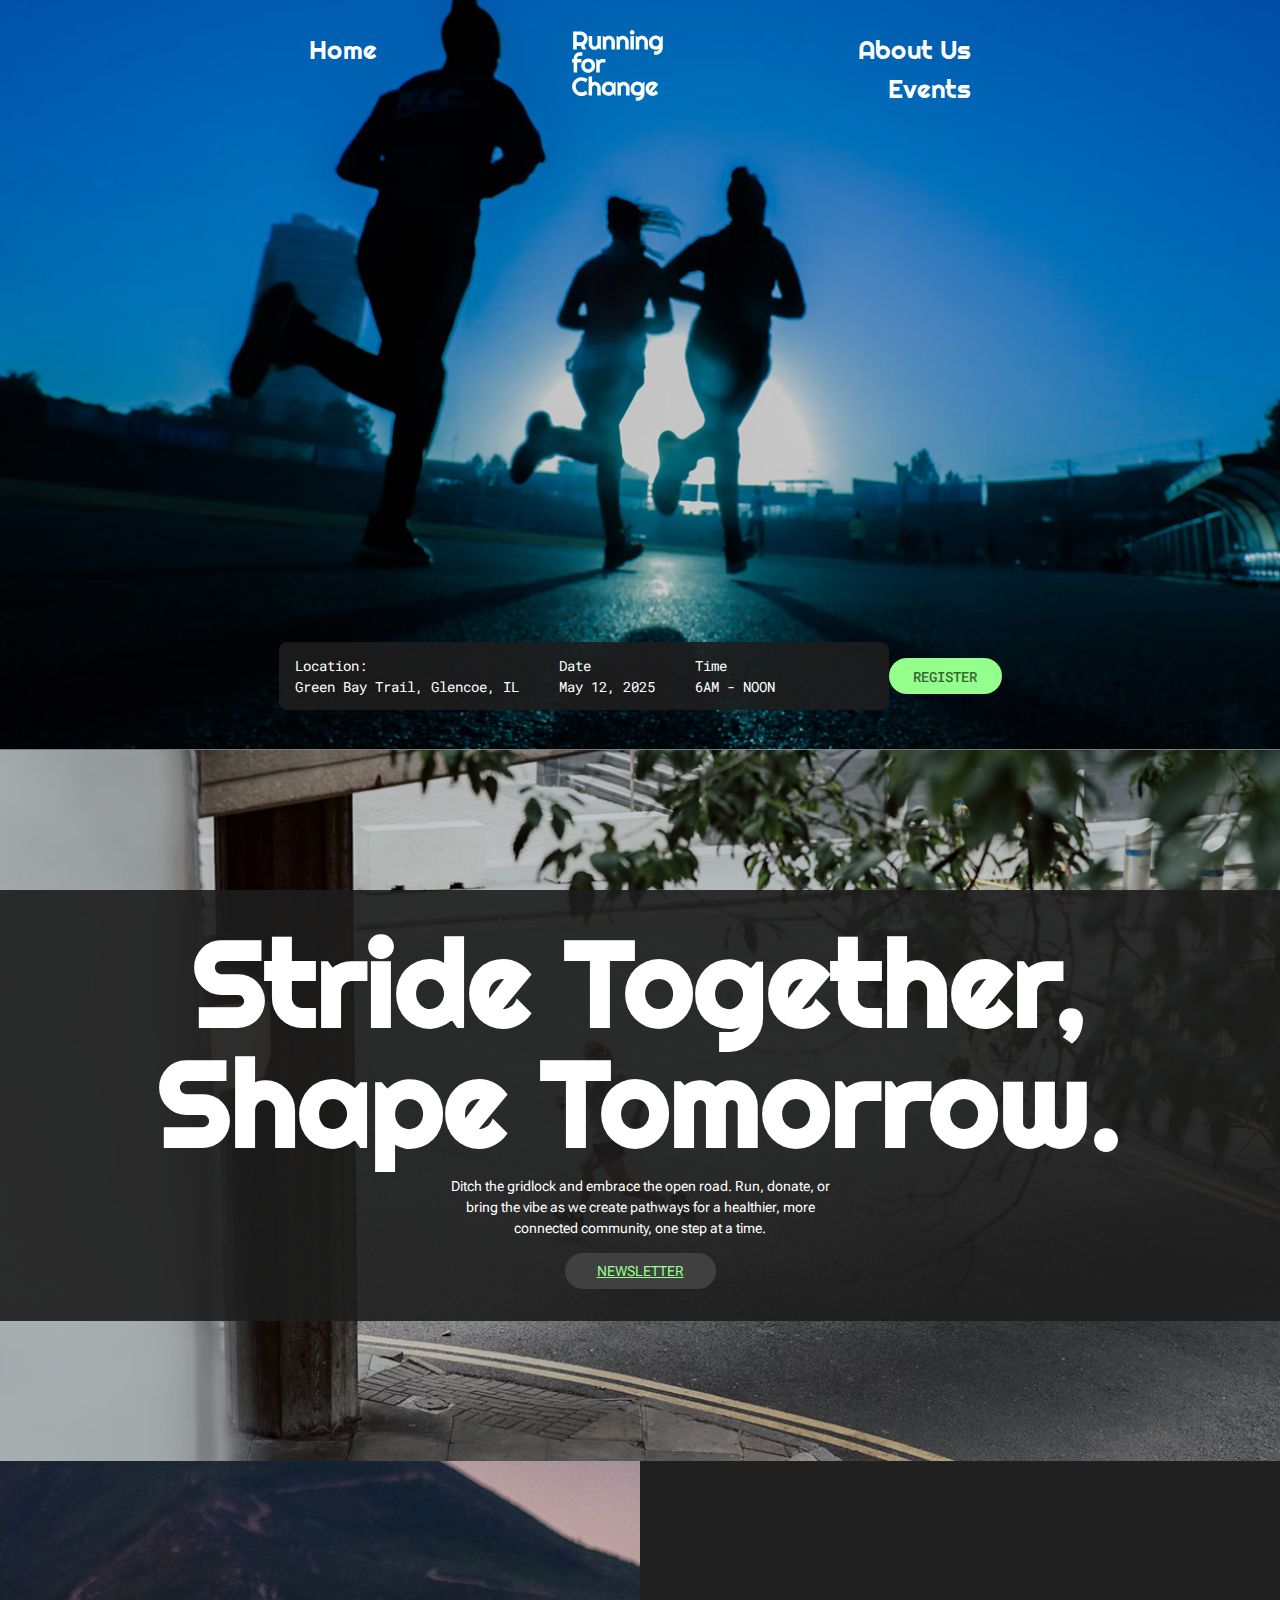
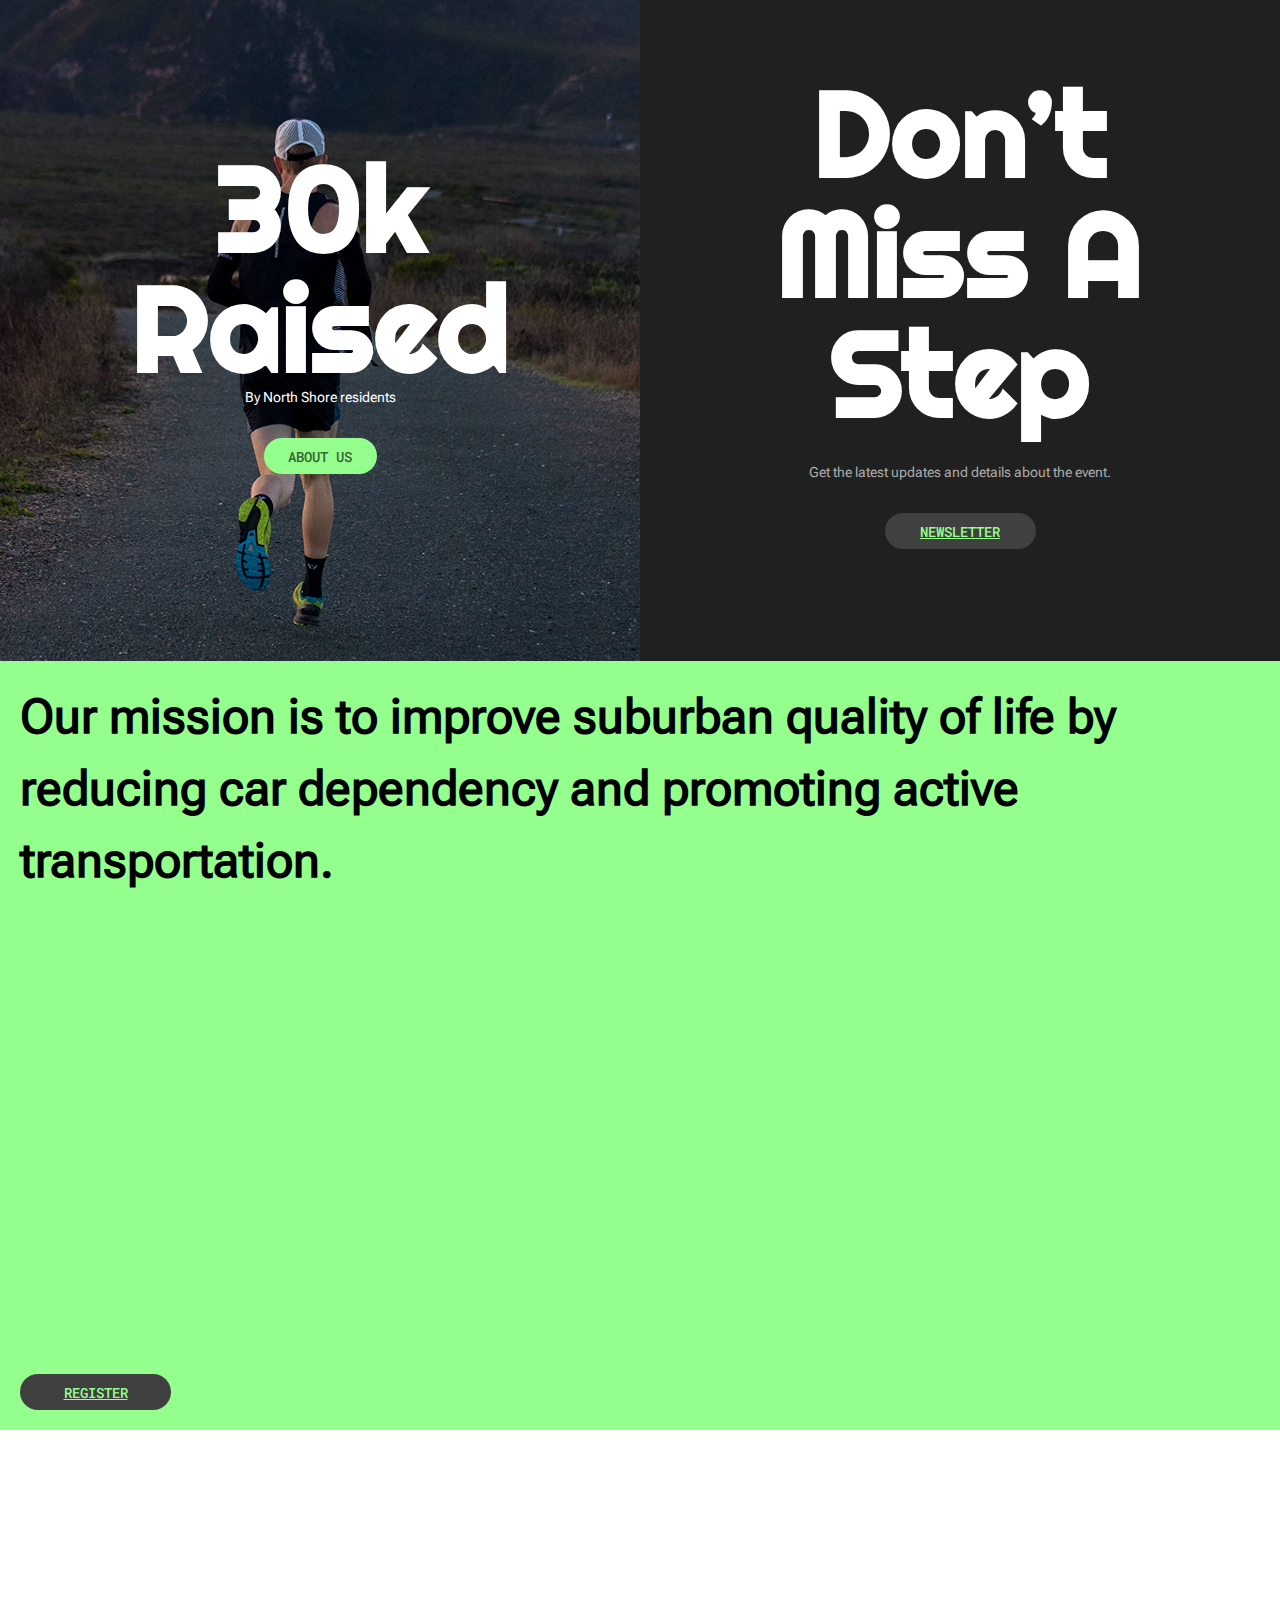
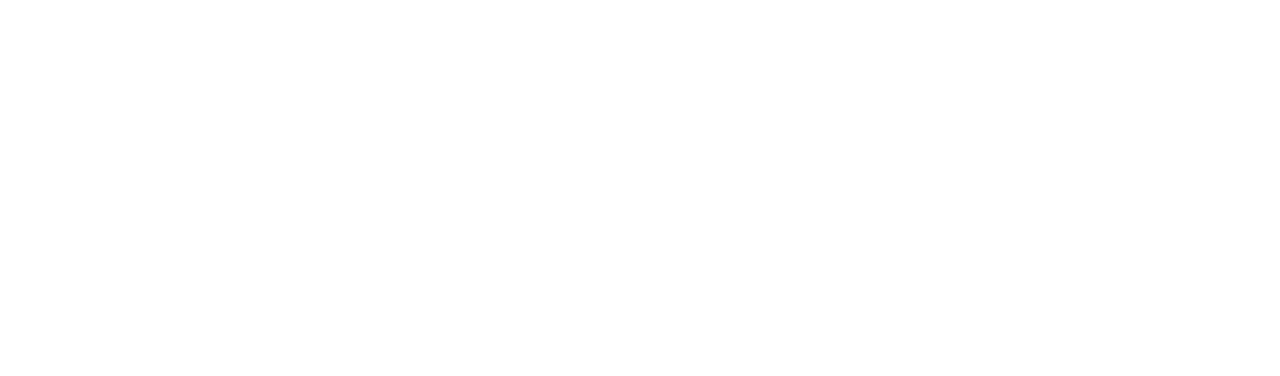
<file: index.html>
<!doctype html>
<html lang="en">
  <head>
    <meta charset="UTF-8" />
    <meta name="viewport" content="width=device-width, initial-scale=1.0" />
    <title>Group Event</title>
    <link rel="stylesheet" href="./css/styles.css" />
  </head>
  <body class="home-page">
    <header>
      <div class="nav-container">
        <nav>
          <div class="nav-left">
            <a href="./index.html" class="nav-link">Home</a>
          </div>
          <div class="nav-logo">
            <a href="./index.html">
              <img src="./images/Running for Change.svg" alt="logo" />
            </a>
          </div>
          <div class="nav-right">
            <ul class="right">
              <li><a href="./about.html" class="nav-link">About Us</a></li>
              <li><a href="./events.html" class="nav-link">Events</a></li>
            </ul>
          </div>
        </nav>
      </div>
    </header>
    <main>
      <section class="home-hero-section section">
        <div class="container">
          <div class="base-container">
            <div class="base">
              <dl>
                <dt>Location:</dt>
                <dd>Green Bay Trail, Glencoe, IL</dd>
              </dl>
              <dl>
                <dt>Date</dt>
                <dd>May 12, 2025</dd>
              </dl>
              <dl>
                <dt>Time</dt>
                <dd>6AM - NOON</dd>
              </dl>
            </div>
            <a href="event.html" class="btn-green uppercase btn">register</a>
          </div>
        </div>
      </section>
      <section class="stride-section section">
        <div class="stride-content">
          <h2 class="section-title stride-title">
            Stride together, shape tomorrow.
          </h2>
          <div class="stribe-text">
            <p>
              Ditch the gridlock and embrace the open road. Run, donate, or
              bring the vibe as we create pathways for a healthier, more
              connected community, one step at a time.
            </p>
          </div>
          <a
            href="https://figma.com/sites"
            class="btn-black uppercase"
            target="_blank"
            >newsletter</a
          >
        </div>
      </section>
      <section class="duo-section section">
        <article class="duo-left">
          <h2 class="section-title duo-title">
            30k <br />
            raised
          </h2>
          <p>By North Shore residents</p>
          <a href="About.html" class="btn-green uppercase btn">about us</a>
        </article>
        <article class="duo-right">
          <h2 class="section-title duo-title">
            Don’t <br />
            Miss a <br />
            Step
          </h2>
          <p>Get the latest updates and details about the event.</p>
          <a
            href="https://figma.com/sites"
            class="btn-black uppercase btn"
            target="_blank"
            >newsletter</a
          >
        </article>
      </section>
      <section class="mission-section section">
        <div class="mission-text">
          <p>
            Our mission is to improve suburban quality of life by <br />
            reducing car dependency and promoting active <br />
            transportation.
          </p>
        </div>
        <a href="event.html" class="btn-black uppercase btn">register</a>
      </section>
      <footer>
        <address>
          <dl>
            <dt>Email</dt>
            <dd>
              <a href="mailto:runningforchange@gmail.com" class="address-link"
                >runningforchange@gmail.com</a
              >
            </dd>
            <dt>Phone</dt>
            <dd>
              <a href="tel:+380920000003" class="address-link"
                >+38 (092) 000 00 03</a
              >
            </dd>
          </dl>
          <dl>
            <dt>Socials</dt>
            <dd>
              <svg>
                <use></use>
              </svg>
              <svg>
                <use></use>
              </svg>
              <svg>
                <use></use>
              </svg>
            </dd>
            <dt>New Fundraiser</dt>
            <dd>
              Running for Change is a 501(c)(3) non-profit organization.
              Contributions are tax-deductible to the extent permitted by law.
            </dd>
          </dl>
        </address>
        <h1 class="section-title">running for change</h1>
      </footer>
    </main>
  </body>
</html>
</file>
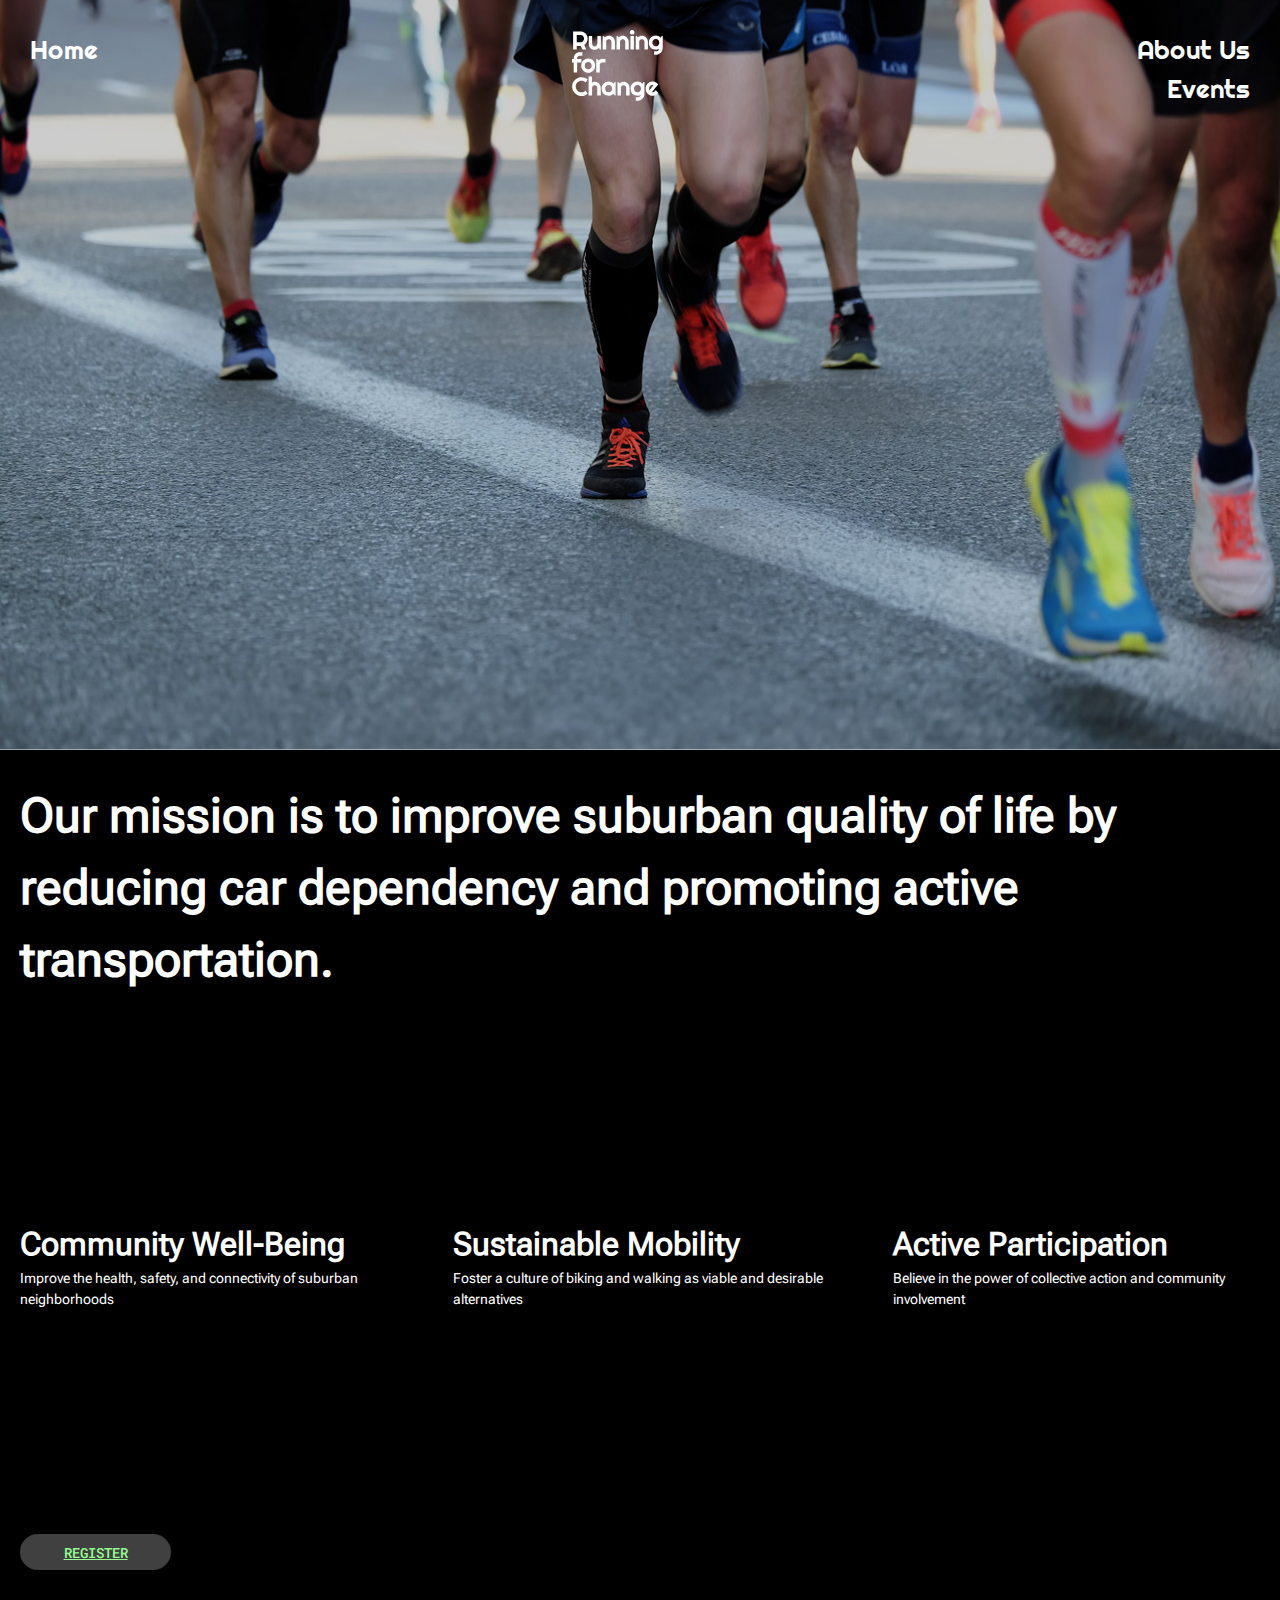
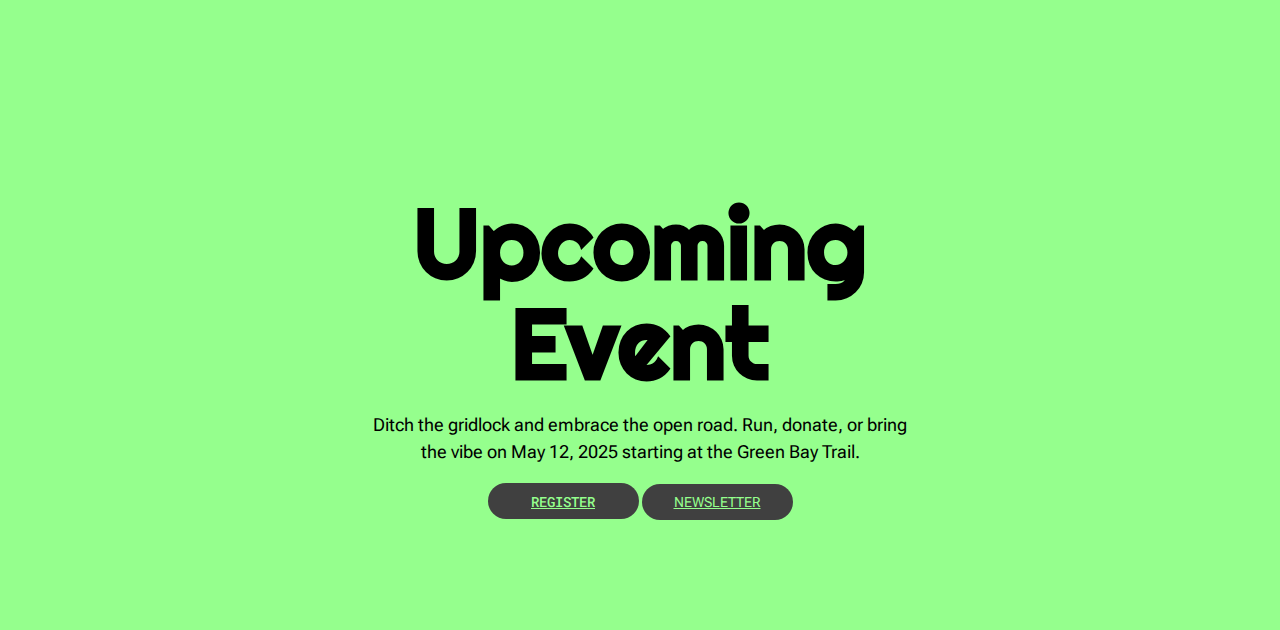
<file: about.html>
<!doctype html>
<html lang="en">
  <head>
    <meta charset="UTF-8" />
    <meta name="viewport" content="width=device-width, initial-scale=1.0" />
    <link rel="stylesheet" href="./css/styles.css" />
    <title>About</title>
  </head>
  <body class="about-page">
    <header>
      <div class="about-nav-container">
        <nav class="about-nav">
          <div class="nav-left">
            <a href="./index.html" class="nav-link">Home</a>
          </div>
          <div class="nav-logo">
            <a href="./index.html">
              <img src="./images/Running for Change.svg" alt="logo" />
            </a>
          </div>
          <div class="nav-right">
            <ul class="right">
              <li><a href="./about.html" class="nav-link">About Us</a></li>
              <li><a href="./event.html" class="nav-link">Events</a></li>
            </ul>
          </div>
        </nav>
      </div>
    </header>
    <main>
      <section class="about-hero-section"></section>
      <section class="about-mission-section">
        <div class="about-mission-text">
          <p>
            Our mission is to improve suburban quality of life by reducing car
            dependency and promoting active transportation.
          </p>
        </div>
        <div class="mission-list">
          <dl class="mission-item">
            <dt class="list-title">Community Well-Being</dt>
            <dd class="list-text">
              Improve the health, safety, and connectivity of suburban
              neighborhoods
            </dd>
          </dl>
          <dl class="mission-item">
            <dt class="list-title">Sustainable Mobility</dt>
            <dd class="list-text">
              Foster a culture of biking and walking as viable and desirable
              alternatives
            </dd>
          </dl>
          <dl class="mission-item">
            <dt class="list-title">Active Participation</dt>
            <dd class="list-text">
              Believe in the power of collective action and community
              involvement
            </dd>
          </dl>
        </div>
        <a href="event.html" class="btn-black uppercase btn">register</a>
      </section>
      <section class="ue-section">
        <h2 class="section-title ue-title">
          Upcoming <br />
          Event
        </h2>
        <p class="ue-text">
          Ditch the gridlock and embrace the open road. Run, donate, or bring
          <br />
          the vibe on May 12, 2025 starting at the Green Bay Trail.
        </p>
        <div class="buttons">
          <a href="event.html" class="btn-black uppercase btn">register</a>
          <a
            href="https://figma.com/sites"
            class="btn-black uppercase"
            target="_blank"
          >
            newsletter
          </a>
        </div>
      </section>
    </main>
  </body>
</html>
</file>
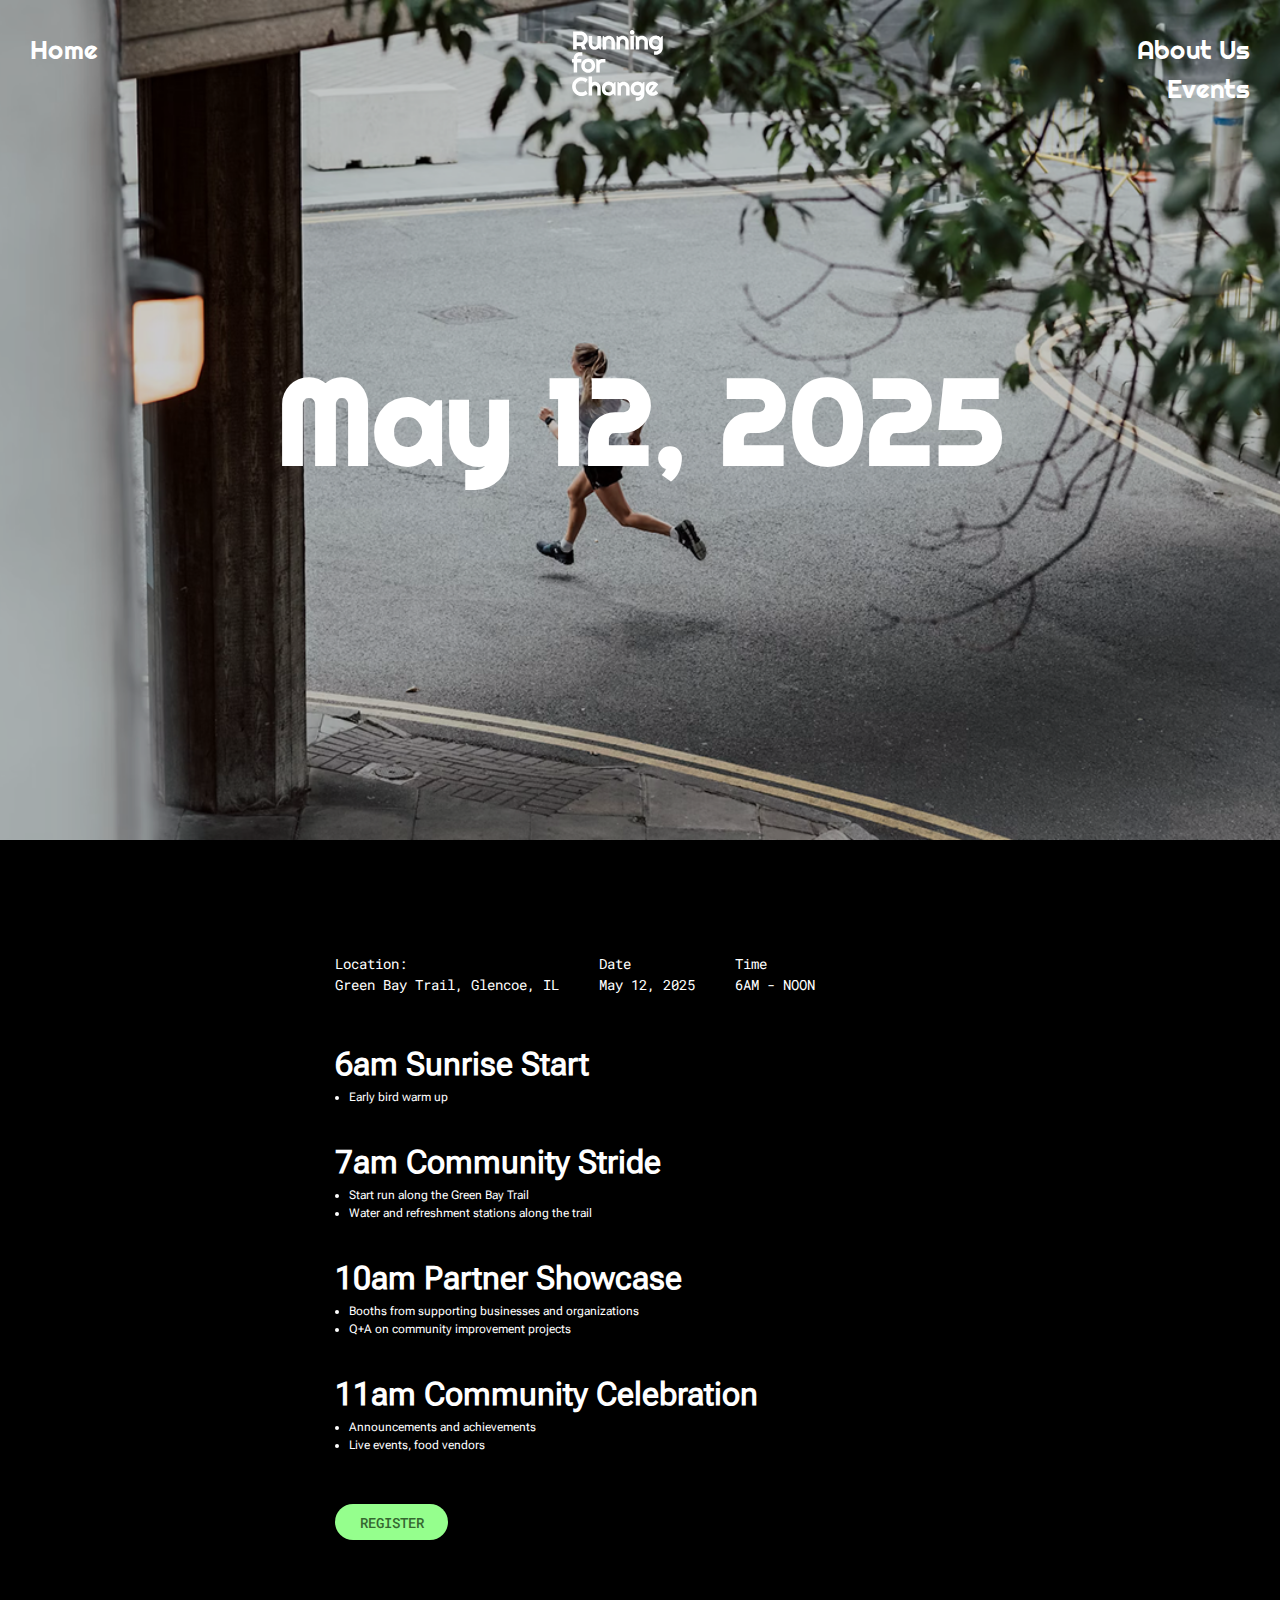
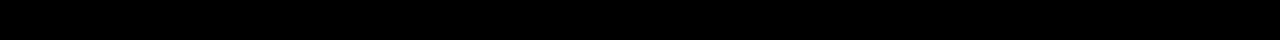
<file: event.html>
<!doctype html>
<html lang="en">
  <head>
    <meta charset="UTF-8" />
    <meta name="viewport" content="width=device-width, initial-scale=1.0" />
    <link rel="stylesheet" href="./css/styles.css" />
    <title>Event</title>
  </head>
  <body class="event-page">
    <header>
      <div class="about-nav-container">
        <nav class="about-nav">
          <div class="nav-left">
            <a href="./index.html" class="nav-link">Home</a>
          </div>
          <div class="nav-logo">
            <a href="./index.html">
              <img src="./images/Running for Change.svg" alt="logo" />
            </a>
          </div>
          <div class="nav-right">
            <ul class="right">
              <li><a href="./about.html" class="nav-link">About Us</a></li>
              <li><a href="./event.html" class="nav-link">Events</a></li>
            </ul>
          </div>
        </nav>
      </div>
    </header>
    <main>
      <section class="event-hero-section">
        <h1 class="section-title hero-title">May 12, 2025</h1>
      </section>

      <section class="schedule-section">
        <div class="event-container">
          <div class="base event-base">
            <dl>
              <dt>Location:</dt>
              <dd>Green Bay Trail, Glencoe, IL</dd>
            </dl>
            <dl>
              <dt>Date</dt>
              <dd>May 12, 2025</dd>
            </dl>
            <dl>
              <dt>Time</dt>
              <dd>6AM - NOON</dd>
            </dl>
          </div>

          <div class="event-list">
            <h3 class="list-title event-list-title">6am Sunrise Start</h3>
            <ul class="event-points">
              <li>Early bird warm up</li>
            </ul>
          </div>

          <div class="event-list">
            <h3 class="list-title event-list-title">7am Community Stride</h3>
            <ul class="event-points">
              <li>Start run along the Green Bay Trail</li>
              <li>Water and refreshment stations along the trail</li>
            </ul>
          </div>

          <div class="event-list">
            <h3 class="list-title event-list-title">10am Partner Showcase</h3>
            <ul class="event-points">
              <li>Booths from supporting businesses and organizations</li>
              <li>Q+A on community improvement projects</li>
            </ul>
          </div>

          <div class="event-list">
            <h3 class="list-title event-list-title">
              11am Community Celebration
            </h3>
            <ul class="event-points">
              <li>Announcements and achievements</li>
              <li>Live events, food vendors</li>
            </ul>
          </div>
          <a href="event.html" class="btn-green uppercase btn event-btn"
            >register</a
          >
        </div>
      </section>
    </main>
  </body>
</html>
</file>
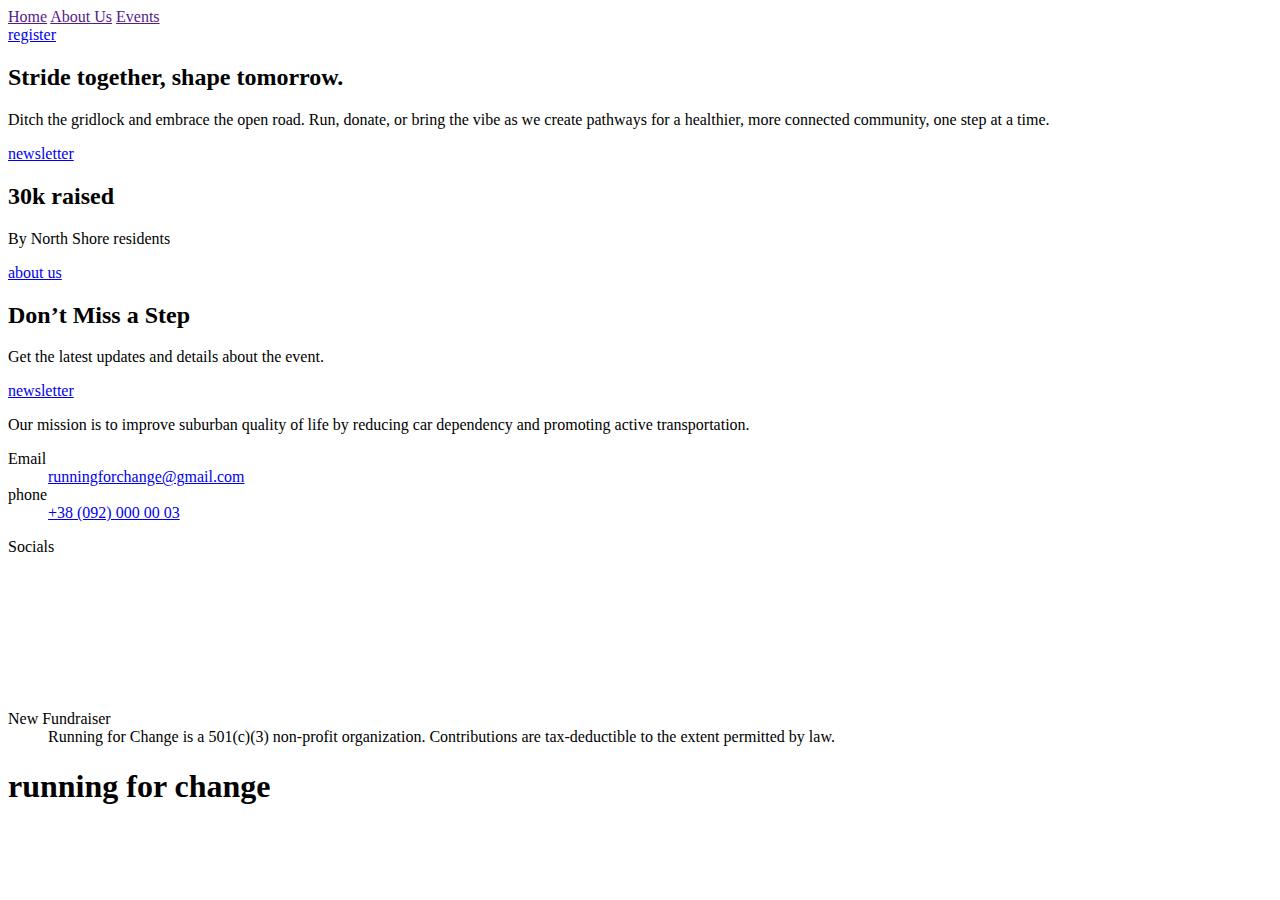
<file: main.html>
<!DOCTYPE html>
<html lang="en">
  <head>
    <meta charset="UTF-8" />
    <meta name="viewport" content="width=device-width, initial-scale=1.0" />
    <title>Group Event</title>
    <link rel="stylesheet" href="" />
  </head>
  <body>
    <header>
      <!-- logo -->
      <nav>
        <a href="">Home</a>
        <a href="">About Us</a>
        <a href="">Events</a>
      </nav>
    </header>
    <main>
      <section>
        <div></div>
        <a href="event.html">register</a>
      </section>
      <section>
        <div>
          <h2>Stride together, shape tomorrow.</h2>
          <p>
            Ditch the gridlock and embrace the open road. Run, donate, or bring
            the vibe as we create pathways for a healthier, more connected
            community, one step at a time.
          </p>
          <a href="https://figma.com/sites">newsletter</a>
        </div>
      </section>
      <section>
        <article>
          <h2>30k raised</h2>
          <p>By North Shore residents</p>
          <a href="About.html">about us</a>
        </article>
        <article>
          <h2>Don’t Miss a Step</h2>
          <p>Get the latest updates and details about the event.</p>
          <a href="https://figma.com/sites">newsletter</a>
        </article>
      </section>
      <section>
        <p>
          Our mission is to improve suburban quality of life by reducing car
          dependency and promoting active transportation.
        </p>
      </section>
      <footer>
        <dl>
          <dt>Email</dt>
          <dd>
            <a href="mailto:runningforchange@gmail.com"
              >runningforchange@gmail.com</a
            >
          </dd>
          <dt>phone</dt>
          <dd>
            <a href="tel:+380920000003">+38 (092) 000 00 03</a>
          </dd>
        </dl>
        <dl>
          <dt>Socials</dt>
          <dd>
            <svg>
              <use></use>
            </svg>
            <svg>
              <use></use>
            </svg>
            <svg>
              <use></use>
            </svg>
          </dd>
          <dt>New Fundraiser</dt>
          <dd>
            Running for Change is a 501(c)(3) non-profit organization.
            Contributions are tax-deductible to the extent permitted by law.
          </dd>
        </dl>
        <h1>running for change</h1>
      </footer>
    </main>
  </body>
</html>
</file>
<file: css/styles.css>
/* Fonts */

/* righteous-regular - latin */
@font-face {
  font-display: swap;
  font-family: "Righteous";
  font-style: normal;
  font-weight: 400;
  src: url("../fonts/righteous-v18-latin-regular.woff2") format("woff2");
}

/* roboto-flex-regular - latin */
@font-face {
  font-display: swap;
  font-family: "Roboto Flex";
  font-style: normal;
  font-weight: 400;
  src: url("../fonts/roboto-flex-v30-latin-regular.woff2") format("woff2");
}

/* roboto-mono-regular - latin */
@font-face {
  font-display: swap;
  font-family: "Roboto Mono";
  font-style: normal;
  font-weight: 400;
  src: url("../fonts/roboto-mono-v31-latin-regular.woff2") format("woff2");
}
/* roboto-mono-500 - latin */
@font-face {
  font-display: swap;
  font-family: "Roboto Mono";
  font-style: normal;
  font-weight: 500;
  src: url("../fonts/roboto-mono-v31-latin-500.woff2") format("woff2");
}

:root {
  --color-first: #000000;
  --color-second: #202020;
  --color-transparent: #1d1d1de7;
  --color-thrid: #404040;
  --color-fourth: #95ff8d;
  --color-fifth: #aaaaaa;
  --color-sixth: #fff;
  --color-seventh: #64c25d;
  --color-eighth: #356831;
}

* {
  box-sizing: border-box;
}

/* Base */

body {
  font-family: "Roboto Flex", sans-serif;
  font-size: 14px;
  color: var(--color-sixth);

  line-height: 1.5;

  margin: 0;
}

.uppercase {
  text-transform: uppercase;
}

.section-title {
  font-family: "Righteous", sans-serif;
  font-size: 120px;
  text-transform: capitalize;
  margin-bottom: 0;

  line-height: 1;
}

/* .section {

} */

/* Header */

header {
  background-color: lightblue;

  position: absolute;
  top: 0;
  left: 0;
  width: 100%;

  background: transparent;
  z-index: 10;
}

nav {
  color: var(--color-sixth);
  font-size: 26px;
  font-family: "Righteous", sans-serif;

  padding: 30px;

  display: flex;
  flex-grow: 1;
  justify-content: space-between;
}

.nav-container {
  max-width: 722px;
  display: flex;
  margin: 0 auto;
}

.right {
  list-style: none;
  padding: 0;
  margin: 0;
  text-align: right;
}

.nav-link,
.nav-link:link,
.nav-link:visited {
  color: var(--color-sixth);
  text-decoration: none;
}

.nav-link:active {
  color: var(--color-sixth);
}

.nav-link {
  display: inline-block;
  border-bottom: 1px solid transparent;
  transition: 0.3s;
  line-height: 1.1;
}

.nav-link:hover {
  border-bottom-color: var(--color-sixth);
}

/* Buttons */

.btn {
  font-family: "Roboto Mono", monospace;
  font-weight: 500;
}

.btn-green {
  display: inline-flex;
  align-items: center;
  justify-content: center;

  background-color: var(--color-fourth);
  width: 113px;
  height: 36px;
  border-radius: 24px;

  color: var(--color-eighth);
  text-decoration: none;

  transition: 0.3s;
}

.btn-green:hover {
  color: var(--color-first);
  background-color: var(--color-seventh);
}

.btn-black {
  display: inline-flex;
  align-items: center;
  justify-content: center;

  color: var(--color-fourth);

  background-color: var(--color-thrid);
  width: 151px;
  height: 36px;
  border-radius: 24px;

  transition: 0.3s;
}

.btn-black:hover {
  background-color: var(--color-first);
}

/* Home-hero section */

.home-hero-section {
  background-image: url(../images/home-hero-background.jpg);
  background-repeat: no-repeat;
  background-size: cover;
  background-position: center top;

  position: relative;

  display: flex;
  align-items: end;
  justify-content: center;

  min-height: 750px;
  padding-bottom: 40px;
}

.base {
  font-family: "Roboto Mono", monospace;

  background-color: var(--color-transparent);
  border-radius: 8px;

  width: 610px;
  height: 68px;

  display: flex;
  align-items: center;
  justify-content: flex-start;
  gap: 40px;
  padding: 16px;

  color: var(--color-sixth);
}

.base-container {
  justify-content: center;
  display: flex;
  align-items: center;
}

.base dl,
dt,
dd {
  margin: 0;
}

/* Stride-section */

.stride-section {
  background-image: url(../images/stride-bg.png);
  background-repeat: no-repeat;
  background-size: cover;
  background-position: center top;

  padding: 140px 0;
}

.stride-title {
  margin: 0;
}

.stride-content {
  background-color: var(--color-transparent);
  margin: 0 auto;
  padding: 32px 16px;

  text-align: center;
}

.stribe-text {
  margin: 0 auto;
  max-width: 400px;
}

/* Duo-section */

.duo-section {
  display: flex;
}

.duo-left,
.duo-right {
  flex: 1;
  height: 800px;

  display: flex;
  flex-direction: column;
  justify-content: center;
  align-items: center;

  text-align: center;
  min-width: 0;
}

.duo-right {
  background-color: var(--color-second);
}

.duo-right p {
  color: var(--color-fifth);
  margin: 30px 0;
}

.duo-left {
  background-image: url(../images/left.jpg);
  background-repeat: no-repeat;
  background-size: cover;
  background-position: center;
}

.duo-left p {
  margin-bottom: 30px;
  margin-top: 0;
}

/* Mission-section  */

.mission-section {
  background-color: var(--color-fourth);

  display: flex;
  flex-direction: column;
  justify-content: space-between;
  padding: 20px;

  gap: 477px;
}

.mission-section p {
  margin: 0;
}

.mission-text {
  color: var(--color-first);
  font-size: 48px;
  font-weight: 600;
}

/* Footer */

.address-link {
  text-decoration: underline;
  color: var(--color-sixth);

  transition: 0.3s;
}

.address-link:hover {
  color: var(--color-fourth);
}

/* --------------------------------------------------------- ABOUT PAGE --------------------------------------------------------- */

/* Base */

/* Header */

.about-nav {
  color: var(--color-sixth);
  font-size: 26px;
  font-family: "Righteous", sans-serif;

  padding: 30px;

  display: flex;
  flex-grow: 1;
  justify-content: space-between;
}

.about-nav-container {
  display: flex;
  margin: 0 auto;
}

/* hero-section */

.about-hero-section {
  background-image: url(../images/about-hero-bg.jpg);
  background-repeat: no-repeat;
  background-size: cover;
  background-position: center top;

  position: relative;

  display: flex;
  align-items: end;
  justify-content: center;

  min-height: 750px;
}

/* Misiion section */

.about-mission-section {
  background-color: var(--color-first);

  display: flex;
  flex-direction: column;
  justify-content: space-between;
  padding: 30px 20px;

  gap: 210px;
}

.about-mission-section p {
  margin: 0;
}

.about-mission-text {
  color: var(--color-sixth);
  font-size: 48px;
  font-weight: 600;
}

.list-title {
  font-size: 32px;
  font-weight: 600;
}

.mission-list {
  display: flex;
  gap: 40px;
  justify-content: space-around;
}

.list-text {
  margin: 0;
  padding: 0;
  list-style: disc;

  flex-basis: 300px;
}

/* Upcoming-event section */

.ue-section {
  background-color: var(--color-fourth);

  text-align: center;
  flex-direction: column;
  display: flex;
  justify-content: center;
  align-items: center;

  padding: 110px 300px;
}

.ue-title {
  color: var(--color-first);
  font-size: 100px;
}

.ue-text {
  color: var(--color-first);
  font-size: 18px;
}

/* --------------------------------------------------------- EVENT PAGE --------------------------------------------------------- */

/* Header */

/* event-hero-section */

.event-hero-section {
  background-image: url(../images/stride-bg.png);
  background-repeat: no-repeat;
  background-size: cover;
  background-position: center top;

  position: relative;

  display: flex;
  align-items: end;
  justify-content: center;

  text-align: center;
}

.hero-title {
  margin-top: 360px;
  margin-bottom: 360px;
}

/* Schedule-section */

.schedule-section {
  background-color: var(--color-first);

  display: flex;
  justify-content: center;

  padding: 100px;
}

.event-base {
  background-color: transparent;
  padding: 0;
}

.event-list-title {
  margin-bottom: 0;
}

.event-points {
  font-size: 12px;
  margin: 0;
  padding-left: 14px;
}

.event-container {
  max-width: 756px;
}

.event-btn {
  margin-top: 50px;
}
</file>
